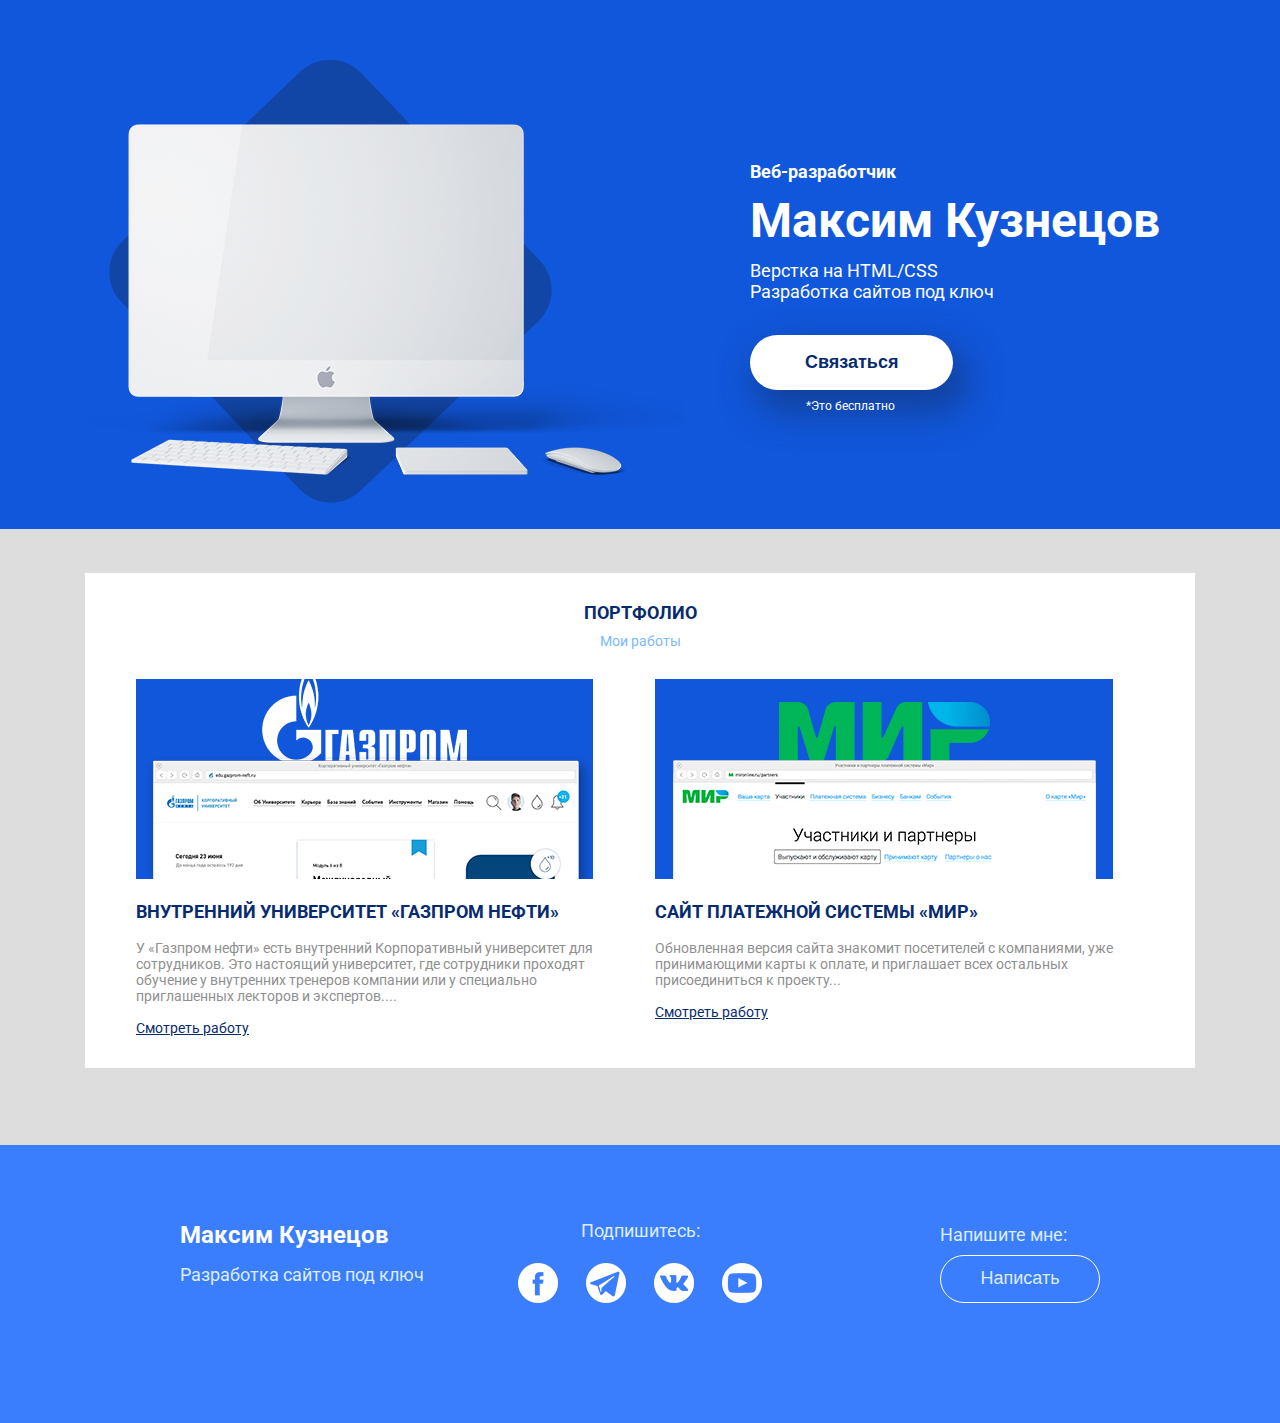
<file: website/index.html>
<!DOCTYPE html>
<html lang="ru">
	<head>
	  <!-- Важная техническая информация для браузера -->
		<meta charset="utf-8">
		<meta http-equiv="X-UA-Compatible" content="IE=edge">
		<meta name="viewport" content="width=device-width, initial-scale=1">

		<!-- Информация об Авторе и описание проекта -->
		<meta name="description" content="Сайт веб-разработчика Максима Кузнецова">
		<meta name="author" content="Максим Кузнецов">

		<!-- Иконка, которая будет на вкладке в браузере -->
		<link rel="icon" href="/favicon.ico">
		<!-- Заголовок на вкладке в браузере -->
		<title>Максим Кузнецов - создание сайтов</title>

		<!-- Шрифты  -->
		<link href="https://fonts.googleapis.com/css?family=Roboto:400,700&amp;subset=cyrillic-ext" rel="stylesheet">

		<!-- Подключаем наш файл со стилями, который находится в папке css-->
		<link rel="stylesheet" href="css/bootstrap-grid.min.css">
		<link rel="stylesheet" href="css/style.css">
	</head>

	<body>
		<header>
			<div class="container">
				<div class="row">
					<div class="col-lg-7">
						<img class="header-img" src="img/main-img.png" alt="Монитор">
					</div>
					<div class="col-lg-5">
						<p class="header-pretitle">Веб-разработчик</p>
						<h1 class="header-title">Максим Кузнецов</h1>
						<p class="header-description">Верстка на HTML/CSS <br>Разработка сайтов под ключ</p>
						<div class="header-button-block">
							<button class="header-button"><a href="https://vk.me/aislam23">Связаться</a></button>
							<small>*Это бесплатно</small>
						</div>
					</div>
				</div>
			</div>
		</header>

		<section class="portfolio">
			<div class="container">
					<div class="portfolio-block">
						<h2 class="portfolio-title">Портфолио</h2>
						<p class="portfolio-subtitle">Мои работы</p>
							<div class="row">
								<div class="col-md-6">
									<div class="portfolio-col-1">
										<img src="img/portfolio-img-1.jpg" alt="Газпром">
										<h3>внутренний университет «Газпром нефти»</h3>
										<p class="portfolio-description">У «Газпром нефти» есть внутренний Корпоративный университет для сотрудников. Это настоящий университет, где сотрудники проходят обучение у внутренних тренеров компании или у специально приглашенных лекторов и экспертов....</p>
										<a href="#">Смотреть работу</a>
									</div>
								</div>
								<div class="col-md-6">
									<div class="portfolio-col-2">
										<img src="img/portfolio-img-2.jpg" alt="МИР">
										<h3>Сайт платежной системы «Мир»</h3>
										<p class="portfolio-description">Обновленная версия сайта знакомит посетителей с компаниями, уже принимающими карты к оплате, и приглашает всех остальных присоединиться к проекту...</p>
										<a href="#">Смотреть работу</a>
									</div>
								</div>
							</div>
					</div>
				
			</div>
		</section>
		<footer>
			<div class="container">
				<div class="row align-items-center">
					<div class="col-lg-3 offset-lg-1 col-md-4 offset-md-0 col-sm-6 offset-sm-3">
						<h4 class="footer-header">Максим Кузнецов</h3>
						<p class="footer-subtitle">Разработка сайтов под ключ</p>
					</div>
					<div class="col-lg-4 col-md-4 offset-md-0 col-sm-6 offset-sm-3">
						<div class="social-block">
							<p>Подпишитесь:</p>
							<a href="https://fb.com/aislam23"><img src="img/socials/facebook-logo-button.png" alt="Фейсбук"></a>
							<a href="https://t.me/aislam23"><img src="img/socials/telegram-symbol.png" alt="Телеграм"></a>
							<a href="https://vk.com/aislam23"><img src="img/socials/vk-social-logotype.png" alt="ВК"></a>
							<a href="https://youtube.com/c/GloAcademyChannel"><img src="img/socials/youtube-symbol.png" alt="Ютуб"></a>
						</div>
					</div>
					<div class="col-lg-2 offset-lg-1 col-md-3 offset-md-1 col-sm-6 offset-sm-3">
						<p class="social-cta">Напишите мне:</p>
						<button class="footer-button"><a href="https://vk.me/aislam23">Написать</a></button>
					</div>
				</div>
			</div>
		</footer>
	</body>
</html>
</file>
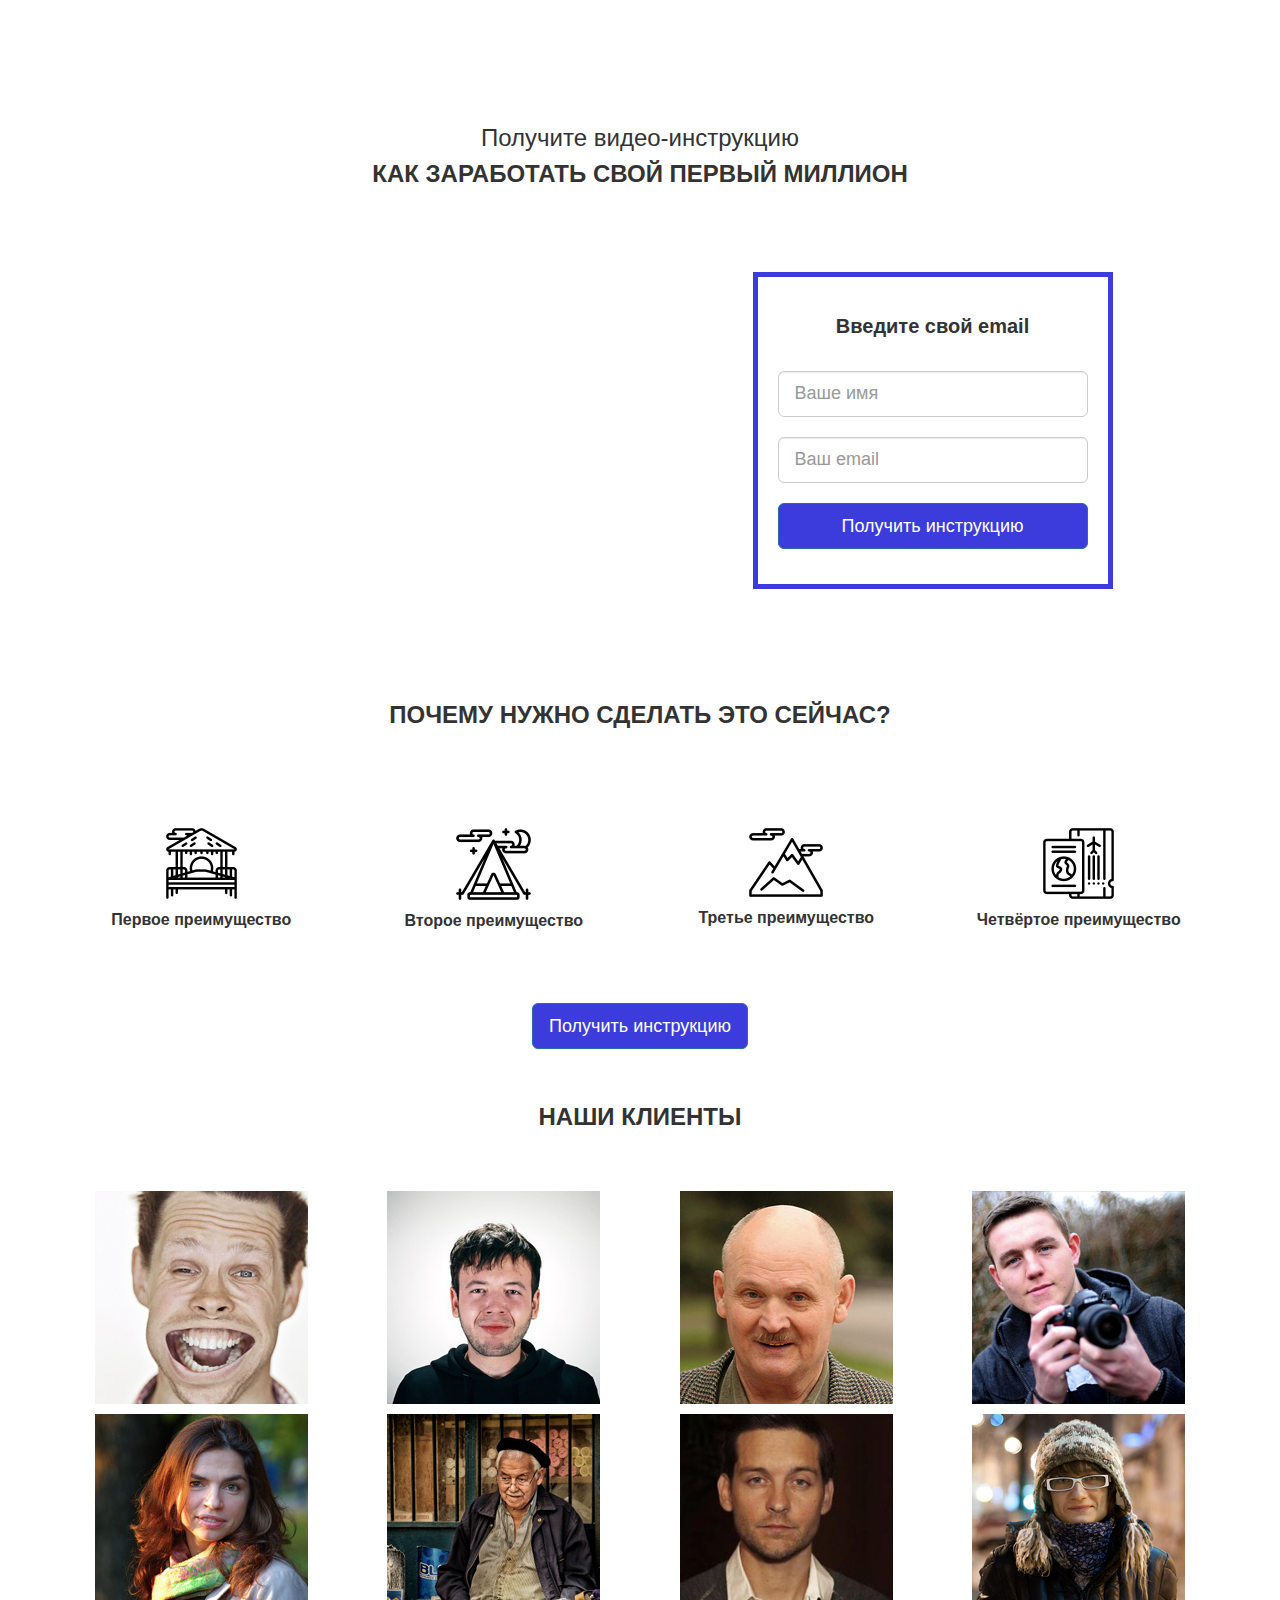
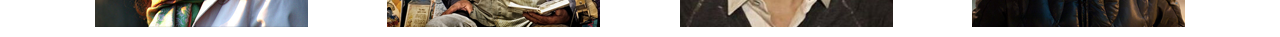
<file: first_site/less/index.html>
<!DOCTYPE html>
<html lang="en">
<head>
	<meta charset="UTF-8">
	<title>Document</title>
	<link rel="stylesheet" href="../css/bootstrap.css">
	<link rel="stylesheet" href="../css/style.css">
</head>
<body>
	<div class="section">
		<div class="container">
			<div class="row">
				<h1 class="header text-center">
					<span>
						Получите видео-инструкцию
					</span>
					<strong class="text-uppercase ">
						Как заработать свой первый миллион
					</strong>
				</h1>
			</div>
			<div class="row">
				<div class="col-lg-6 col-lg-offset-1 col-md-8 col-md-offset-2 col-sm-8 col-sm-offset-2 col-xs-8 col-xs-offset-2">
					<div class="video">
						<iframe width="100%" height="315" src="https://www.youtube.com/embed/NUH9NYo5TH4" frameborder="0" gesture="media" allow="encrypted-media" allowfullscreen></iframe>
					</div>
				</div>
				<div class="col-lg-4 col-lg-offset-0 col-md-8 col-md-offset-2 col-sm-8 col-sm-offset-2 col-xs-8 col-xs-offset-2">
					<div class="form">
						<p class="form-header text-center">Введите свой email</p>
						<form action="#">
							<input type="text" class="form-control input-lg" placeholder="Ваше имя">
							<input type="text" class="form-control input-lg" placeholder="Ваш email">
						</form>
						<button class="btn btn-primary btn-lg btn-block form-btn">Получить инструкцию</button>
					</div>
				</div>
			</div>
		</div>
	</div>
	<div class="section">
		<div class="container">
			<div class="row">
				<h2 class="section-header">Почему нужно сделать это сейчас?</h2>
			</div>
			<div class="row">
				<div class="features text-center">
					<div class="col-lg-3 col-md-6 col-sm-6 col-xs-12">
						<img src="../img/001-summer.png" alt="">
						<p class="features-text">Первое преимущество</p>
					</div>
					<div class="col-lg-3 col-md-6 col-sm-6 col-xs-12">
						<img src="../img/002-camping.png" alt="">
						<p class="features-text">Второе преимущество</p>
					</div>
					<div class="col-lg-3 col-md-6 col-sm-6 col-xs-12">
						<img src="../img/003-mountains.png" alt="">
						<p class="features-text">Третье преимущество</p>
					</div>
					<div class="col-lg-3 col-md-6 col-sm-6 col-xs-12">
						<img src="../img/004-boarding-pass.png" alt="">
						<p class="features-text">Четвёртое преимущество</p>
					</div>
				</div>
			</div>
			<div class="row">
				<button class="btn btn-primary btn-lg center-block form-btn">Получить инструкцию</button>
			</div>
		</div>
	</div>
	<div class="section">
		<div class="container">
			<div class="row">
				<h2 class="clients-header text-center text-uppercase">Наши клиенты</h2>
			</div>
			<div class="row">
				<div class="col-lg-3 col-md-4 col-sm-6 col-xs-12 clients-foto text-center"><img src="../img/Слой 8.png" alt=""></div>
				<div class="col-lg-3 col-md-4 col-sm-6 col-xs-12 clients-foto text-center"><img src="../img/Слой 9.png" alt=""></div>
				<div class="col-lg-3 col-md-4 col-sm-6 col-xs-12 clients-foto text-center"><img src="../img/Слой 10.png" alt=""></div>
				<div class="col-lg-3 col-md-4 col-sm-6 col-xs-12 clients-foto text-center"><img src="../img/Слой 11.png" alt=""></div>
				<div class="col-lg-3 col-md-4 col-sm-6 col-xs-12 clients-foto text-center"><img src="../img/Слой 12.png" alt=""></div>
				<div class="col-lg-3 col-md-4 col-sm-6 col-xs-12 clients-foto text-center"><img src="../img/Слой 13.png" alt=""></div>
				<div class="col-lg-3 col-md-4 col-sm-6 col-xs-12 clients-foto text-center"><img src="../img/Слой 14.png" alt=""></div>
				<div class="col-lg-3 col-md-4 col-sm-6 col-xs-12 clients-foto text-center"><img src="../img/Слой 15.png" alt=""></div>
			</div>
		</div>
	</div>
</body>
</html>
</file>
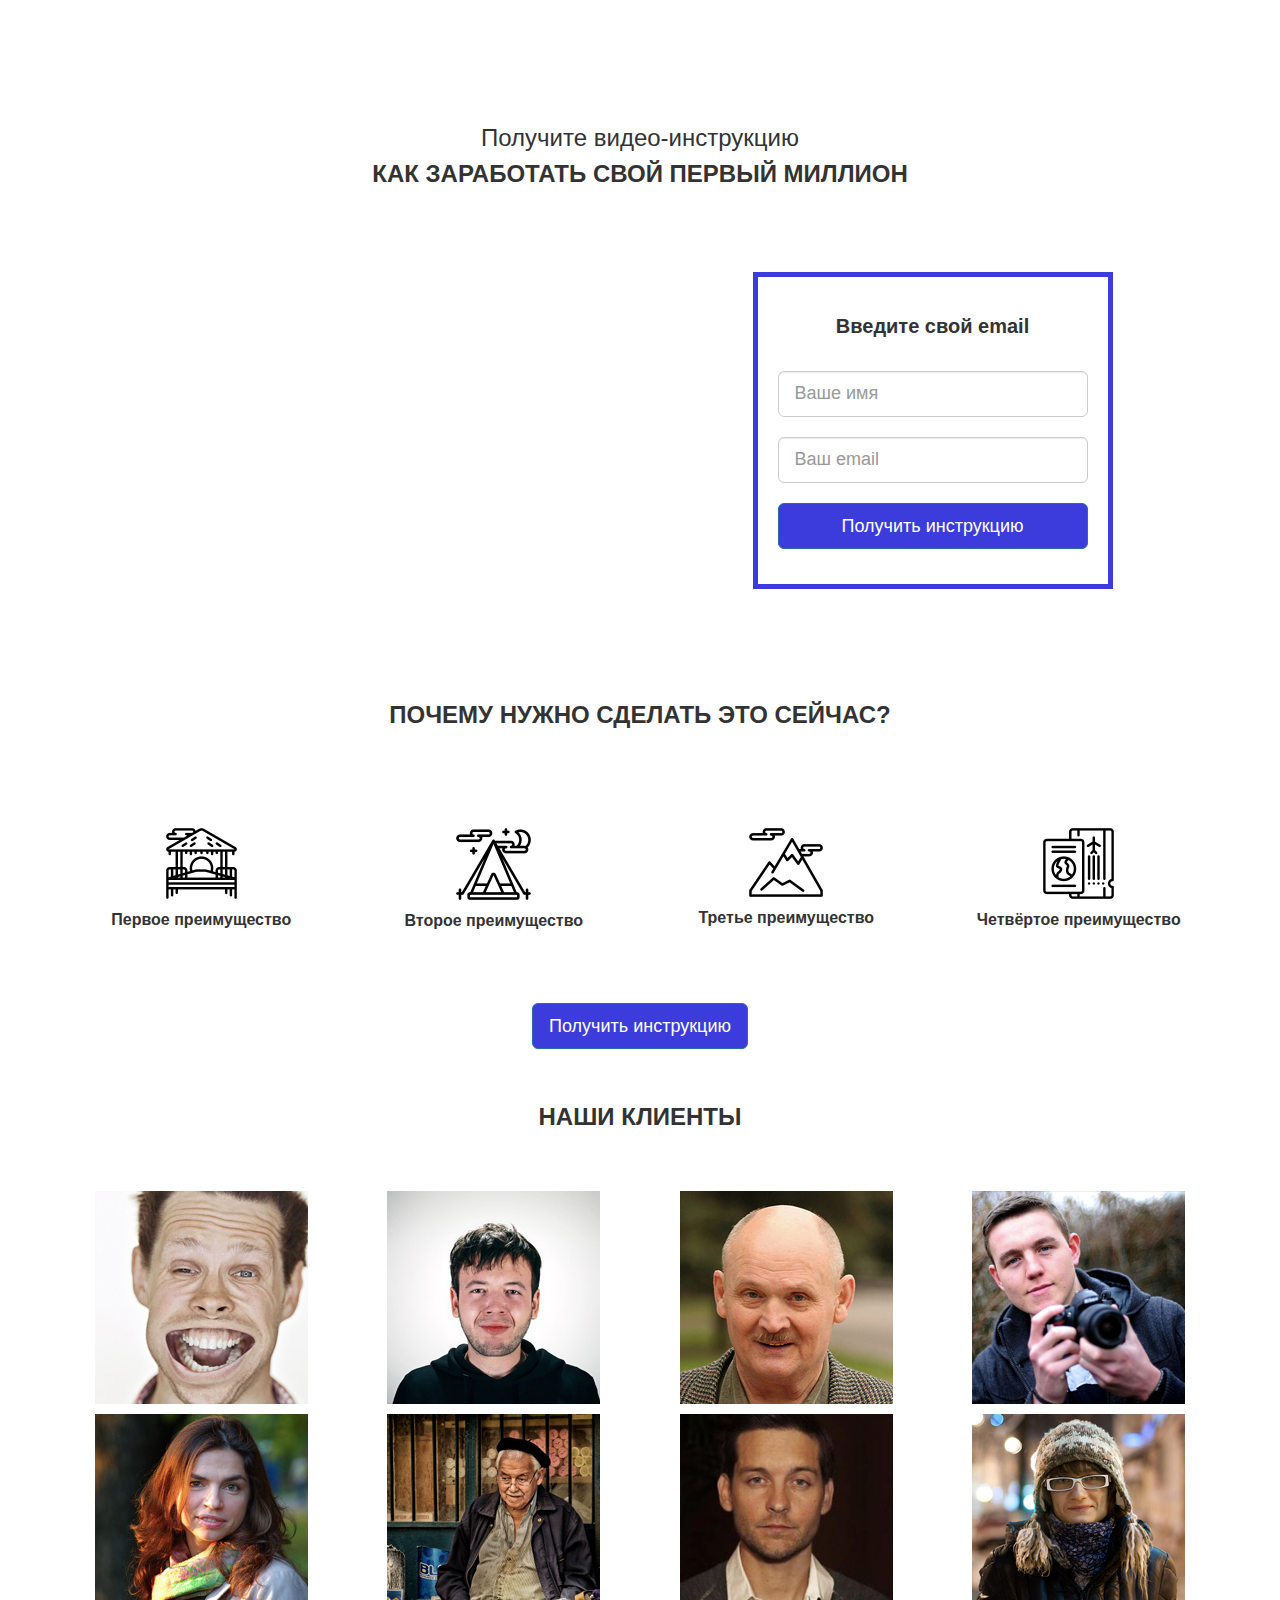
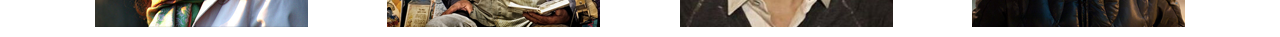
<file: first_site/first_sitee/less/index.html>
<!DOCTYPE html>
<html lang="en">
<head>
	<meta charset="UTF-8">
	<title>Document</title>
	<link rel="stylesheet" href="../css/bootstrap.css">
	<link rel="stylesheet" href="../css/style.css">
</head>
<body>
	<div class="section">
		<div class="container">
			<div class="row">
				<h1 class="header text-center">
					<span>
						Получите видео-инструкцию
					</span>
					<strong class="text-uppercase ">
						Как заработать свой первый миллион
					</strong>
				</h1>
			</div>
			<div class="row">
				<div class="col-lg-6 col-lg-offset-1 col-md-8 col-md-offset-2 col-sm-8 col-sm-offset-2 col-xs-8 col-xs-offset-2">
					<div class="video">
						<iframe width="100%" height="315" src="https://www.youtube.com/embed/FBnAZnfNB6U" frameborder="0" gesture="media" allow="encrypted-media" allowfullscreen></iframe>
					</div>
				</div>
				<div class="col-lg-4 col-lg-offset-0 col-md-8 col-md-offset-2 col-sm-8 col-sm-offset-2 col-xs-8 col-xs-offset-2">
					<div class="form">
						<p class="form-header text-center">Введите свой email</p>
						<form action="#">
							<input type="text" class="form-control input-lg" placeholder="Ваше имя">
							<input type="text" class="form-control input-lg" placeholder="Ваш email">
						</form>
						<button class="btn btn-primary btn-lg btn-block form-btn">Получить инструкцию</button>
					</div>
				</div>
			</div>
		</div>
	</div>
	<div class="section">
		<div class="container">
			<div class="row">
				<h2 class="section-header">Почему нужно сделать это сейчас?</h2>
			</div>
			<div class="row">
				<div class="features text-center">
					<div class="col-lg-3 col-md-6 col-sm-6 col-xs-12">
						<img src="../img/001-summer.png" alt="">
						<p class="features-text">Первое преимущество</p>
					</div>
					<div class="col-lg-3 col-md-6 col-sm-6 col-xs-12">
						<img src="../img/002-camping.png" alt="">
						<p class="features-text">Второе преимущество</p>
					</div>
					<div class="col-lg-3 col-md-6 col-sm-6 col-xs-12">
						<img src="../img/003-mountains.png" alt="">
						<p class="features-text">Третье преимущество</p>
					</div>
					<div class="col-lg-3 col-md-6 col-sm-6 col-xs-12">
						<img src="../img/004-boarding-pass.png" alt="">
						<p class="features-text">Четвёртое преимущество</p>
					</div>
				</div>
			</div>
			<div class="row">
				<button class="btn btn-primary btn-lg center-block form-btn">Получить инструкцию</button>
			</div>
		</div>
	</div>
	<div class="section">
		<div class="container">
			<div class="row">
				<h2 class="clients-header text-center text-uppercase">Наши клиенты</h2>
			</div>
			<div class="row">
				<div class="col-lg-3 col-md-4 col-sm-6 col-xs-12 clients-foto text-center"><img src="../img/Слой 8.png" alt=""></div>
				<div class="col-lg-3 col-md-4 col-sm-6 col-xs-12 clients-foto text-center"><img src="../img/Слой 9.png" alt=""></div>
				<div class="col-lg-3 col-md-4 col-sm-6 col-xs-12 clients-foto text-center"><img src="../img/Слой 10.png" alt=""></div>
				<div class="col-lg-3 col-md-4 col-sm-6 col-xs-12 clients-foto text-center"><img src="../img/Слой 11.png" alt=""></div>
				<div class="col-lg-3 col-md-4 col-sm-6 col-xs-12 clients-foto text-center"><img src="../img/Слой 12.png" alt=""></div>
				<div class="col-lg-3 col-md-4 col-sm-6 col-xs-12 clients-foto text-center"><img src="../img/Слой 13.png" alt=""></div>
				<div class="col-lg-3 col-md-4 col-sm-6 col-xs-12 clients-foto text-center"><img src="../img/Слой 14.png" alt=""></div>
				<div class="col-lg-3 col-md-4 col-sm-6 col-xs-12 clients-foto text-center"><img src="../img/Слой 15.png" alt=""></div>
			</div>
		</div>
	</div>
</body>
</html>
</file>
<file: website/css/style.css>
body {
	margin: 0;
	font-family: 'Roboto';
}
img {
	max-width: 100%;
}
header {
	padding-top: 59px;
	padding-bottom: 22px;
	background-color: #1157db;
	color: #fff;
	margin-bottom: 0;
}
.header-pretitle {
	font-size: 18px;
	margin-top: 102px;
	font-weight: 700;
}
.header-title {
	font-size: 48px;
	font-weight: 700;
	margin-top: 21px;
	margin-bottom: 20px;
	line-height: 36.81px;
}
.header-description {
	font-size: 18px;
	font-weight: 400;
}
.header-button {
	display: block;
	box-shadow: 10px 17px 34px 6px rgba(18, 61, 145, 0.83);
	border-radius: 50px;
	background-color: #ffffff; 
	border: none;
	font-size: 18px;
	font-weight: 700;
	padding: 17px 55px;
	margin-top: 33px;
}
.header-button a {
	text-decoration: none; 
	color: #072b6f;
}
header small {
	font-size: 12px;
	display: block;
	text-align: center;
	margin-top: 9px;
}
.header-button-block {
	max-width: 200px;
} 

.portfolio {
	background-color: #dddddd;
	padding: 10px;
	margin: 0;
	padding-top: 44px;
	padding-bottom: 77px;
}
.portfolio-block {
	background-color: #fff;
	padding-top: 29px;
	padding-bottom: 31px;
}
.portfolio-title {
	text-align: center;
	margin-top: 0;
	margin-bottom: 0;
	text-transform: uppercase; 
	font-size: 18px;
	color: #072b6f;
}

.portfolio-col-1 {
	padding-left: 51px;
}
.portfolio-col-2 {
	padding-right: 50px;
} 
.portfolio-block h3 {
	color: #072b6f;
	font-size: 18px;
	font-weight: 700;
	text-transform: uppercase;
}
.portfolio-description {
	color: #8f8f8f; 
	font-size: 14px;
	font-weight: 400;
}
.portfolio-block a {
	color: #072b6f;
	font-size: 14px;
	font-weight: 400;
	text-decoration: underline;
}
.portfolio-subtitle {
	text-align: center;
	color: #7bb9ff;	
	margin-top: 10px;
	margin-bottom: 30px;
	font-size: 14px;
}
/* footer */
footer {
	background-color: #3a7dfd;
	padding-top: 60px;
	padding-bottom: 110px;
}
.footer-header {
	color: #fefefe;
	font-size: 24px;
	font-weight: 700;
	line-height: 40px;
	margin: 0;
	margin-top: 10px;
}
.footer-subtitle {
	color: #deedfe;
	font-size: 18px;
	font-weight: 400;
	line-height: 40px;
	margin-top: 0;
}
.social-block {
	text-align: center;
}
.social-block p {
	color: #deedfe;
	font-size: 18px;
	font-weight: 400;
	line-height: 39.81px;
	margin-top: 0;
	margin-bottom: 13px;
}
.social-block a {
	display: inline-block;
	margin-right: 12px;
	margin-left: 12px;
}
.social-cta {
	color: #deedfe;
	font-size: 18px;
	font-weight: 400;
	line-height: 39.8px;
	margin: 0;
}
.footer-button {
	width: 100%;
	height: 48px;
	border-radius: 24px;
	border: 1px solid #ffffff;
	color: #deedfe;
	font-size: 18px;
	font-weight: 400;
	line-height: 39.8px;
	background-color: transparent;
}
.footer-button a {
	text-decoration: none;
	color: #deedfe;
}
@media (max-width: 1200px) {
	.header-pretitle {
		margin-top: 60px;
	}
	.header-title {
		font-size: 43px;
	}
	.footer-subtitle {
		font-size: 15px;
	}
}
@media (max-width: 992px) {
	.header-img {
		display: none;
	}
	.header-pretitle {
		margin-top: 20px;
	}
	footer {
		padding-bottom: 70px;
	}
	.footer-header {
		font-size: 17px;
	}
	.footer-subtitle {
		font-size: 10px;
	}
	.social-block a {
		margin-left: 5px;
		margin-right: 5px;
	}
	.social-block img {
		width: 30px;
	}
}
@media (max-width: 768px) {
	.portfolio-col-1 {
		padding-left: 25px;
	}
	.portfolio-col-2 {
		padding-left: 25px;
		margin-top: 30px;
	} 
	footer {
		text-align: center;
	}
	.footer-header {
		font-size: 20px;
	}
	.footer-subtitle {
		font-size: 14px;
		margin-bottom: 20px;
	}
	.social-block {
		margin-bottom: 20px;
	}
}
</file>
<file: first_site/css/style.css>
.header {
	font-size: 24px;
	line-height: 1.5;
	margin-top: 120px;
	margin-bottom: 80px;
}
.header span {
	display: block;
}
.header strong {
	font-weight: 900;
}
.video {
	margin-bottom: 10px;
}
.form {
	border: 5px solid #3c3cdd;
	padding: 20px;
}
.form p {
	font-weight: 900;
	font-size: 20px;
	margin-bottom: 30px;
	margin-top: 15px;
}
.form input {
	margin-top: 20px;
}
.form-btn {
	margin-top: 20px;
	background-color: #3c3cdd;
	margin-bottom: 15px;
}
.section-header {
	text-transform: uppercase;
	font-weight: 900;
	text-align: center;
	font-size: 24px;
	margin: 100px auto;
}
.features-text {
	font-weight: 600;
	margin-top: 10px;
	font-size: 16px;
	margin-bottom: 50px;
}
.clients-header {
	font-weight: 900;
	font-size: 24px;
	margin-top: 40px;
	margin-bottom: 60px;
}
.clients-foto {
	margin-bottom: 10px;
}
</file>
<file: first_site/first_sitee/css/style.css>
.header {
	font-size: 24px;
	line-height: 1.5;
	margin-top: 120px;
	margin-bottom: 80px;
}
.header span {
	display: block;
}
.header strong {
	font-weight: 900;
}
.video {
	margin-bottom: 10px;
}
.form {
	border: 5px solid #3c3cdd;
	padding: 20px;
}
.form p {
	font-weight: 900;
	font-size: 20px;
	margin-bottom: 30px;
	margin-top: 15px;
}
.form input {
	margin-top: 20px;
}
.form-btn {
	margin-top: 20px;
	background-color: #3c3cdd;
	margin-bottom: 15px;
}
.section-header {
	text-transform: uppercase;
	font-weight: 900;
	text-align: center;
	font-size: 24px;
	margin: 100px auto;
}
.features-text {
	font-weight: 600;
	margin-top: 10px;
	font-size: 16px;
	margin-bottom: 50px;
}
.clients-header {
	font-weight: 900;
	font-size: 24px;
	margin-top: 40px;
	margin-bottom: 60px;
}
.clients-foto {
	margin-bottom: 10px;
}
</file>
